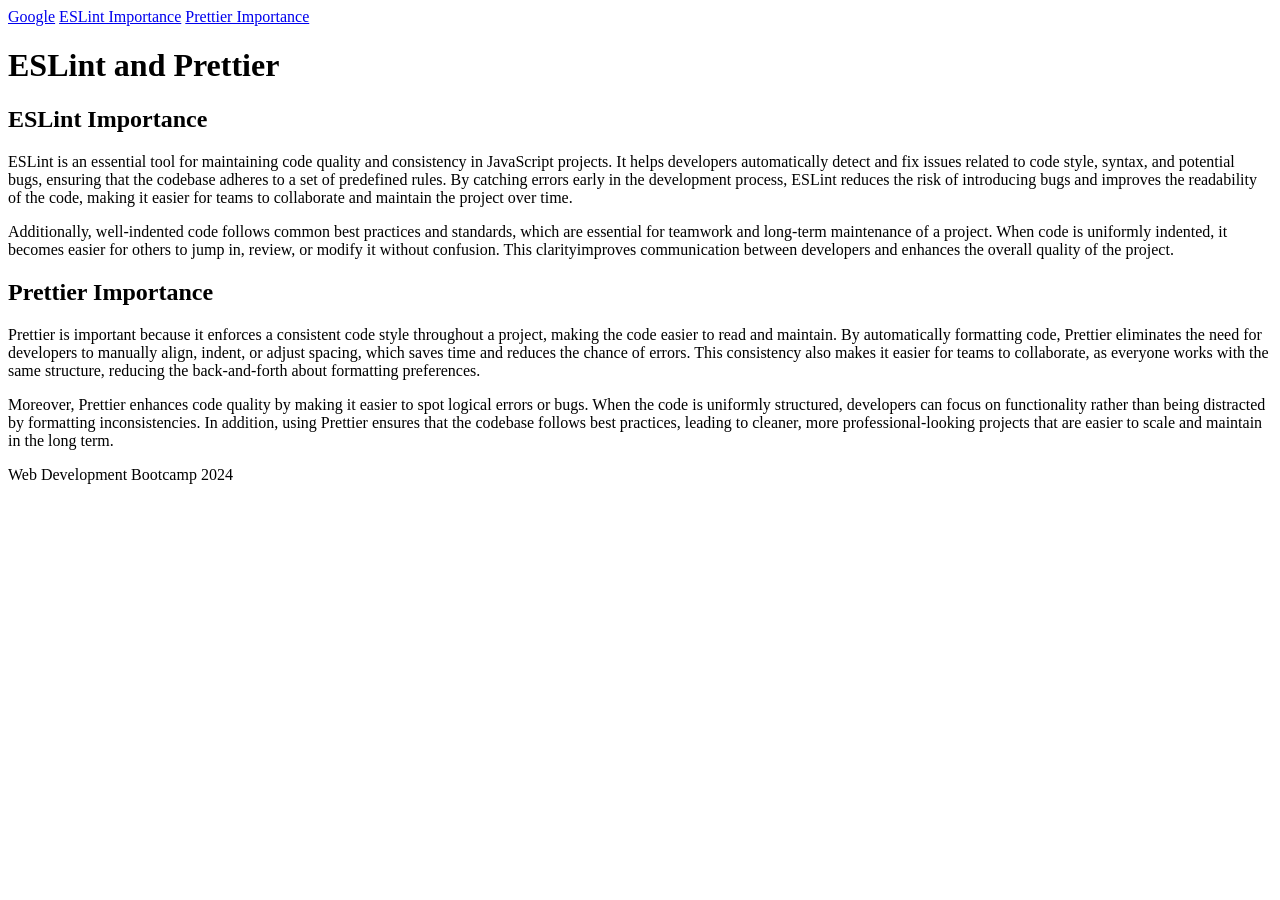
<file: html-and-the-web_find-the-errors/index.html>
<!doctype html>
<html lang="en">
  <head>
    <meta charset="UTF-8" />
    <meta name="viewport" content="width=device-width, initial-scale=1.0" />
    <title>Find the Errors</title>
  </head>
  <body>
    <header>
      <nav>
        <a href="https://www.google.com/" target="_blank">Google</a>
        <a href="#article-eslint">ESLint Importance</a>
        <a href="#article-prettier">Prettier Importance</a>
      </nav>
    </header>
    <main>
      <h1>ESLint and Prettier</h1>
      <article id="article-eslint">
        <h2>ESLint Importance</h2>
        <p>
          ESLint is an essential tool for maintaining code quality and
          consistency in JavaScript projects. It helps developers automatically
          detect and fix issues related to code style, syntax, and potential
          bugs, ensuring that the codebase adheres to a set of predefined rules.
          By catching errors early in the development process, ESLint reduces
          the risk of introducing bugs and improves the readability of the code,
          making it easier for teams to collaborate and maintain the project
          over time.
        </p>
        <p>
          Additionally, well-indented code follows common best practices and
          standards, which are essential for teamwork and long-term maintenance
          of a project. When code is uniformly indented, it becomes easier for
          others to jump in, review, or modify it without confusion. This
          clarityimproves communication between developers and enhances the
          overall quality of the project.
        </p>
      </article>
      <article id="article-prettier">
        <h2>Prettier Importance</h2>
        <p>
          Prettier is important because it enforces a consistent code style
          throughout a project, making the code easier to read and maintain. By
          automatically formatting code, Prettier eliminates the need for
          developers to manually align, indent, or adjust spacing, which saves
          time and reduces the chance of errors. This consistency also makes it
          easier for teams to collaborate, as everyone works with the same
          structure, reducing the back-and-forth about formatting preferences.
        </p>
        <p>
          Moreover, Prettier enhances code quality by making it easier to spot
          logical errors or bugs. When the code is uniformly structured,
          developers can focus on functionality rather than being distracted by
          formatting inconsistencies. In addition, using Prettier ensures that
          the codebase follows best practices, leading to cleaner, more
          professional-looking projects that are easier to scale and maintain in
          the long term.
        </p>
      </article>
    </main>
    <footer>
      <p>Web Development Bootcamp 2024</p>
    </footer>
  </body>
</html>
</file>
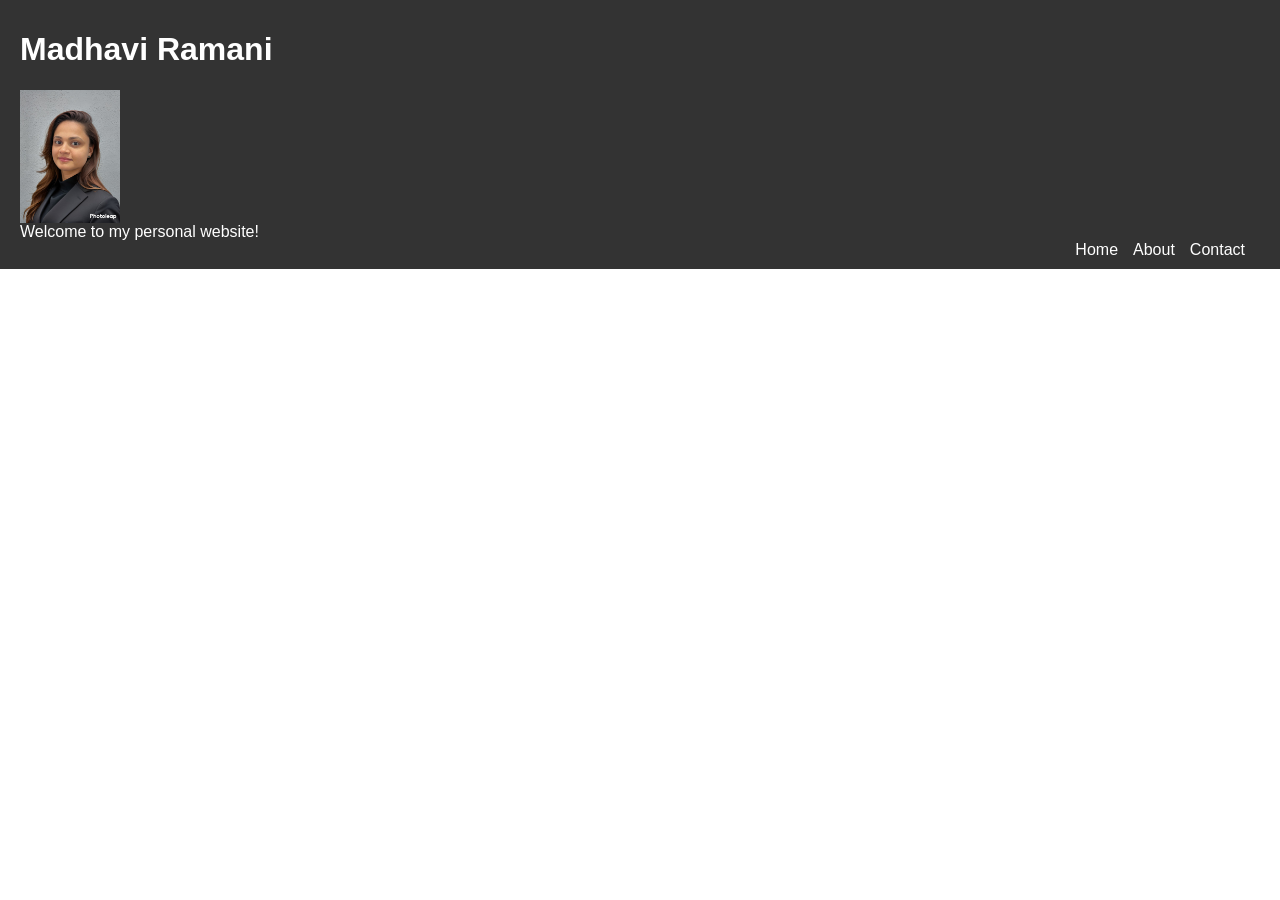
<file: html-and-the-web_personal-website/index.html>
<!DOCTYPE html>
<html lang="en">
<head>
    <meta charset="UTF-8">
    <meta name="viewport" content="width=device-width, initial-scale=1.0">
    <title>My Personal Website</title>
    <style>
        body {
            font-family: Arial, sans-serif;
            margin: 0;
            padding: 0;
        }
        header {
            background-color: #333;
            color: #fff;
            padding: 10px 20px;
        }
        figure {
            margin: 0;
            display: flex;
            align-items: center;
        }
        nav#navbar {
            display: flex;
            justify-content: flex-end;
        }
        nav a {
            color: #fff;
            text-decoration: none;
            margin-right: 15px;
        }
        nav a:hover {
            text-decoration: underline;
        }
    </style>
</head>
<body>
    <header>
        <h1>Madhavi Ramani</h1> 
        <figure>
            <img src="personal_img.jpg" alt="Profile Picture" width="100">
        </figure>
        <figcaption>
                Welcome to my personal website!
        </figcaption>
        <nav id ="navbar"> 
            <a href="index.html">Home</a>
            <a href="about.html">About</a>  
            <a href="contact.html">Contact</a>
        </nav>
    </header>
    
</body>
</html>
</file>
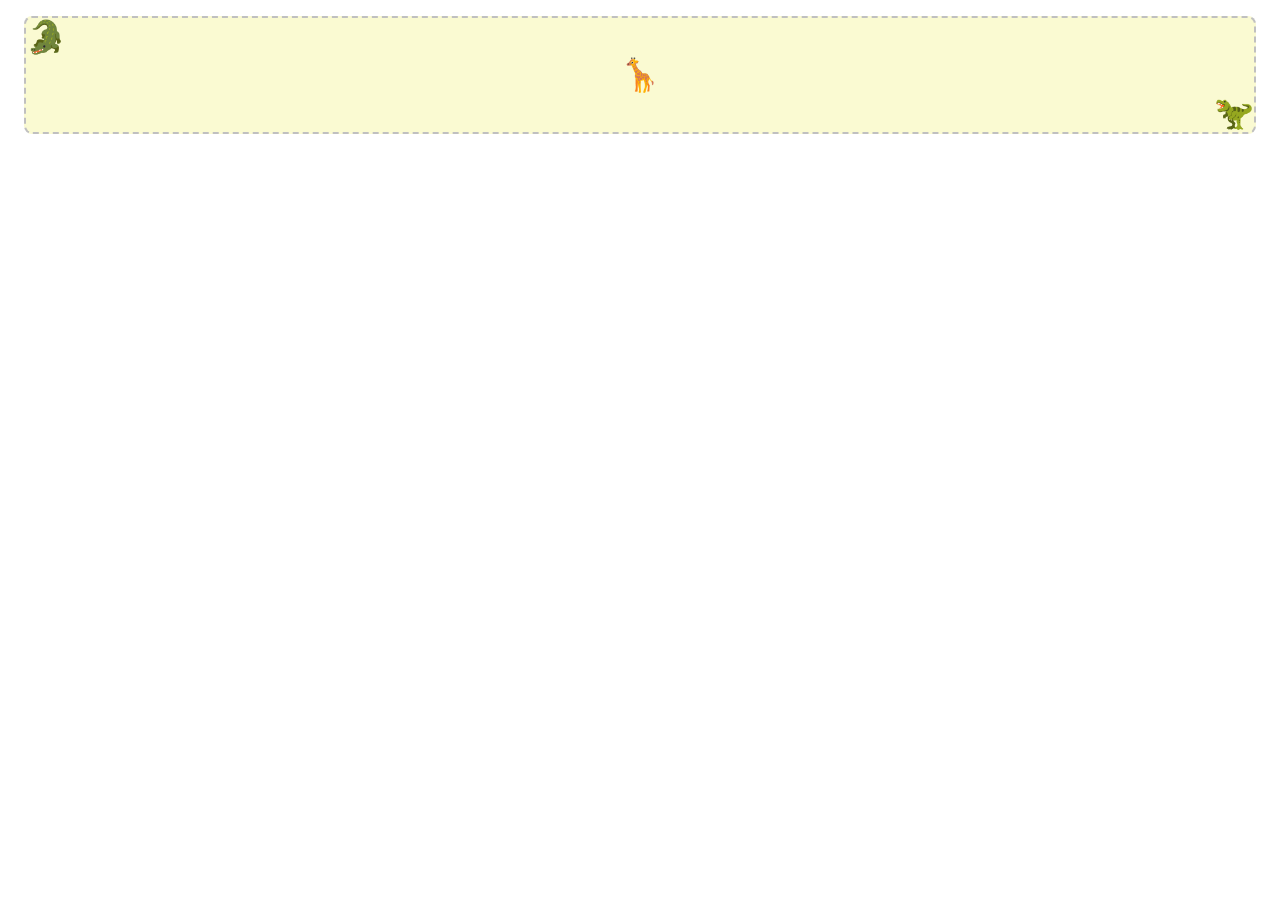
<file: css-basic/css-basics_pseudo-park/index.html>
<!DOCTYPE html>
<html lang="en">
  <head>
    <meta charset="utf-8" />
    <meta
      name="viewport"
      content="width=device-width, initial-scale=1, shrink-to-fit=no"
    />
    <link rel="icon" href="./public/favicon.png" type="image/png" />
    <title>CSS Basics: Pseudo Park</title>
    <link rel="stylesheet" href="./css/styles.css" />
  </head>
  <body>
    <main class="park">
      <div class="animal crocodile">🐊</div>
      <div class="animal giraffe">🦒</div>
      <div class="animal dino">🦖</div>
    </main>
  </body>
</html>
</file>
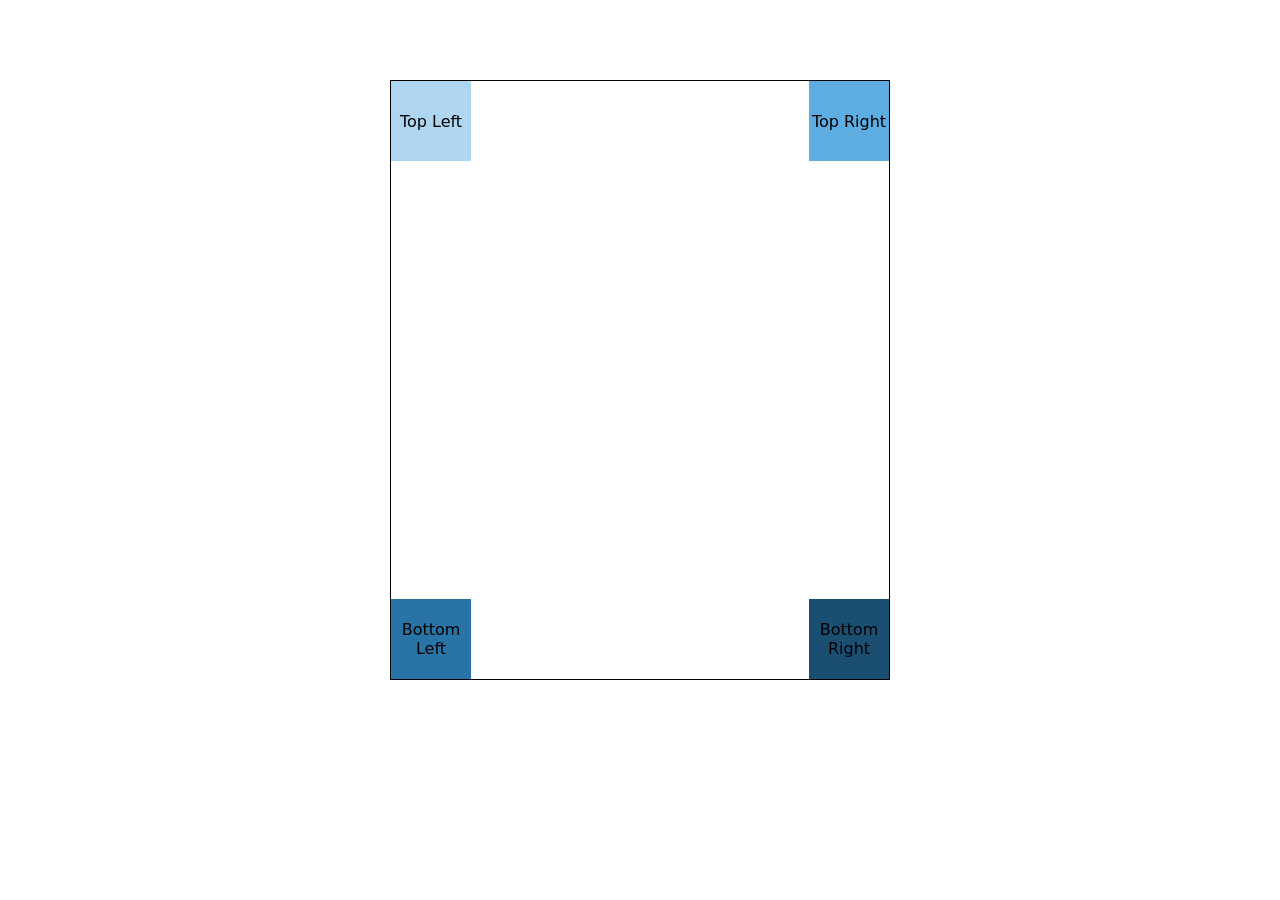
<file: css_positioning/css-positioning_absolute-position/index.html>
<!DOCTYPE html>
<html lang="en">
  <head>
    <meta charset="utf-8" />
    <meta
      name="viewport"
      content="width=device-width, initial-scale=1, shrink-to-fit=no"
    />
    <link rel="icon" href="./public/favicon.png" type="image/png" />
    <title>Absolute Position</title>
    <link rel="stylesheet" href="./css/styles.css" />
  </head>
  <body>
    <!-- You do not need to change the HTML code for this exercise! -->
    <main>
      <div class="box box--top-left">Top Left</div>
      <div class="box box--top-right">Top Right</div>
      <div class="box box--bottom-left">Bottom Left</div>
      <div class="box box--bottom-right">Bottom Right</div>
    </main>
  </body>
</html>
</file>
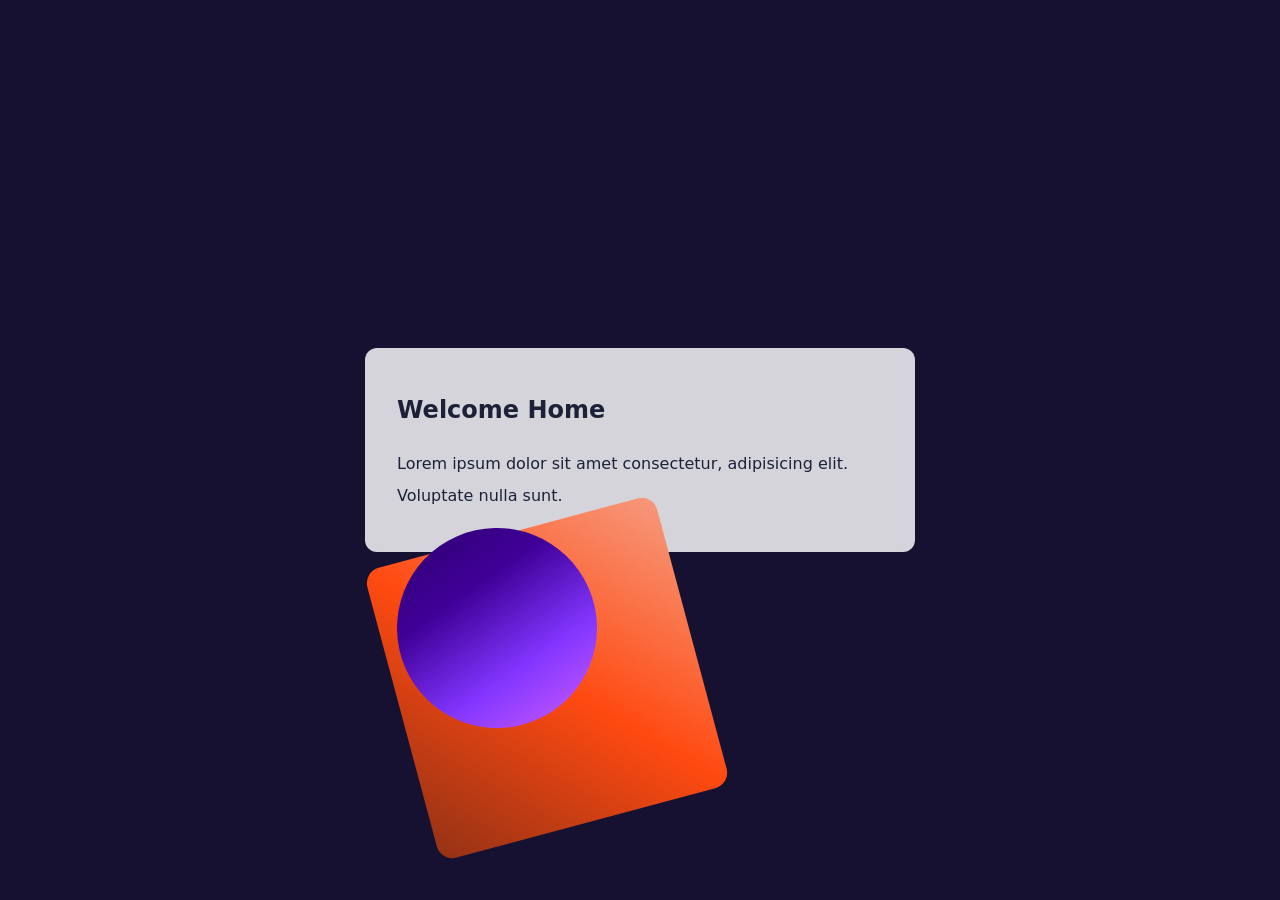
<file: css_positioning/css-positioning_decoration/index.html>
<!DOCTYPE html>
<html lang="en">
  <head>
    <meta charset="utf-8" />
    <meta
      name="viewport"
      content="width=device-width, initial-scale=1, shrink-to-fit=no"
    />
    <link rel="icon" href="./public/favicon.png" type="image/png" />
    <title>Decoration</title>
    <link rel="stylesheet" href="./css/styles.css" />
  </head>
  <body>
    <!-- You do not need to change the HTML code for this exercise! -->
    <main>
      <article class="hero-card">
        <h2>Welcome Home</h2>
        <p>
          Lorem ipsum dolor sit amet consectetur, adipisicing elit. Voluptate
          nulla sunt.
        </p>
        <div class="blob-1"></div>
        <div class="blob-2"></div>
      </article>
    </main>
  </body>
</html>
</file>
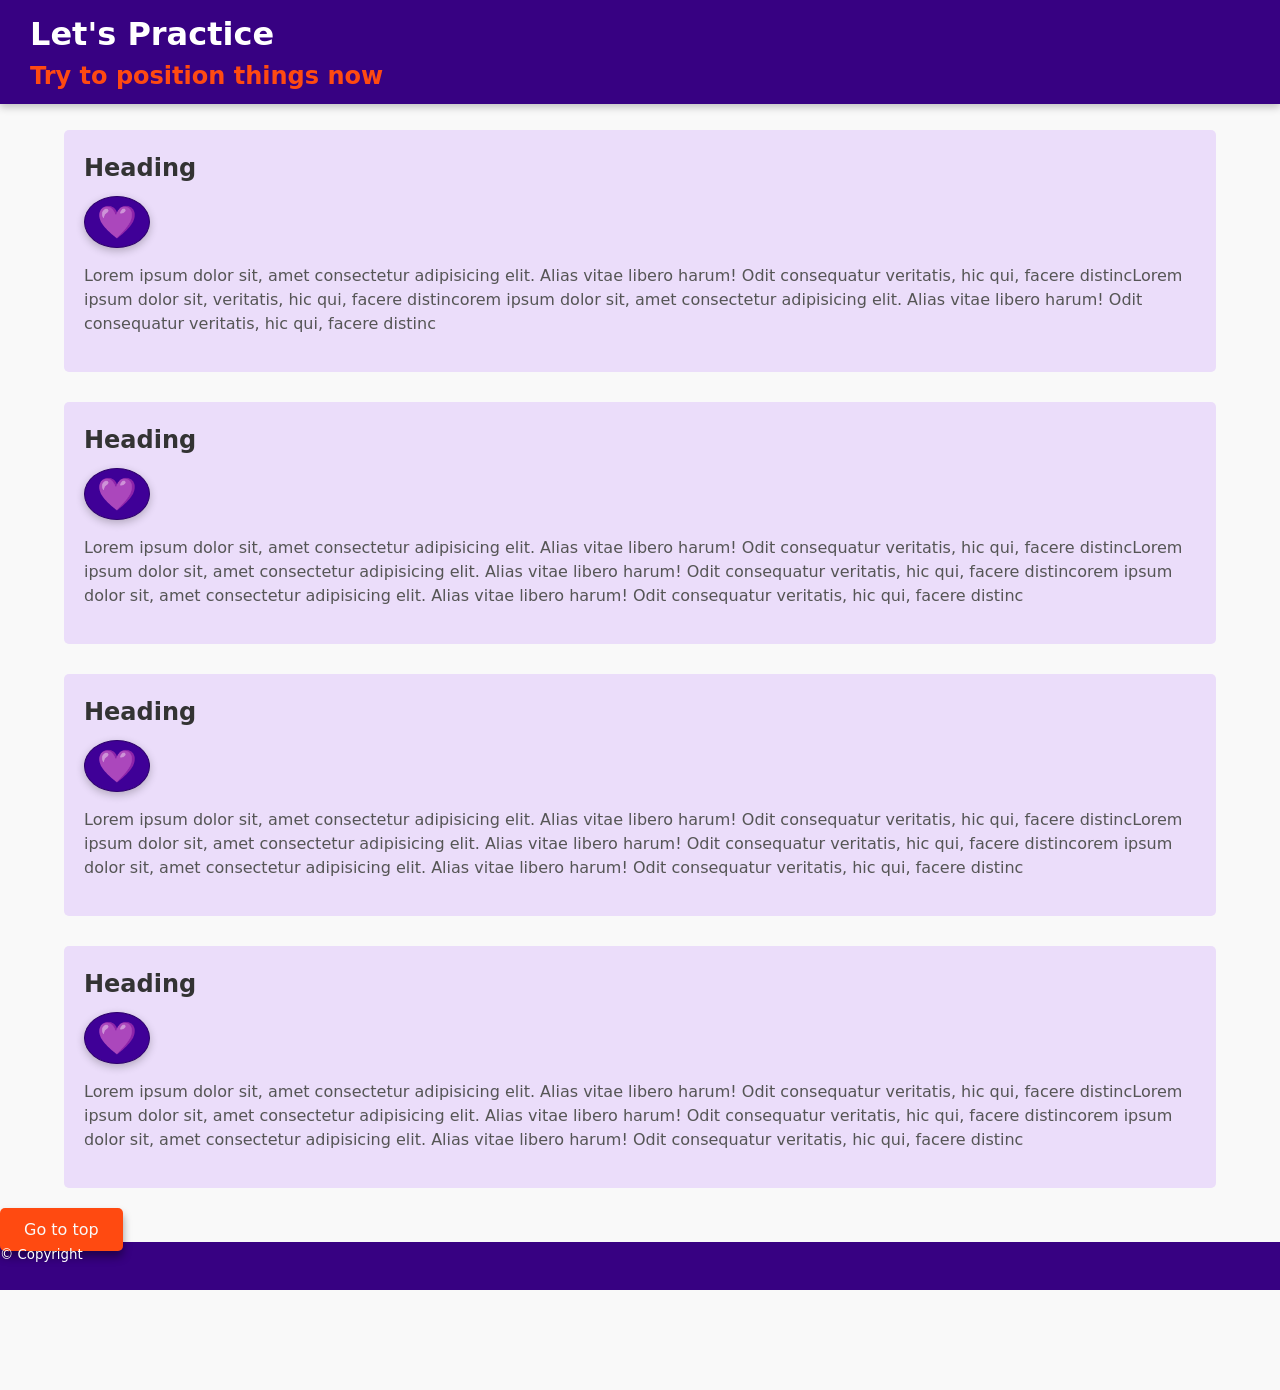
<file: css_positioning/css-positioning_layout-with-position/index.html>
<!DOCTYPE html>
<html lang="en">
  <head>
    <meta charset="utf-8" />
    <meta
      name="viewport"
      content="width=device-width, initial-scale=1, shrink-to-fit=no"
    />
    <link rel="icon" href="./public/favicon.ico" type="image/x-icon" />
    <title>Layout with Position</title>
    <link rel="stylesheet" href="./css/styles.css" />
  </head>
  <body>
    <header class="header">
      <h1 class="header__heading">Let's Practice</h1>
      <h2 class="header__subheading">Try to position things now</h2>
    </header>
    <main>
      <section class="card" id="top">
        <h2 class="card__heading">Heading</h2>
        <button class="card__bookmark">
          <span role="img" aria-label="A heart that indicates a bookmark"
            >💜</span
          >
        </button>
        <p class="card__text">
          Lorem ipsum dolor sit, amet consectetur adipisicing elit. Alias vitae
          libero harum! Odit consequatur veritatis, hic qui, facere distincLorem
          ipsum dolor sit, veritatis, hic qui, facere distincorem ipsum dolor
          sit, amet consectetur adipisicing elit. Alias vitae libero harum! Odit
          consequatur veritatis, hic qui, facere distinc
        </p>
      </section>
      <section class="card">
        <h2 class="card__heading">Heading</h2>
        <button class="card__bookmark">
          <span role="img" aria-label="A heart that indicates a bookmark"
            >💜</span
          >
        </button>
        <p class="card__text">
          Lorem ipsum dolor sit, amet consectetur adipisicing elit. Alias vitae
          libero harum! Odit consequatur veritatis, hic qui, facere distincLorem
          ipsum dolor sit, amet consectetur adipisicing elit. Alias vitae libero
          harum! Odit consequatur veritatis, hic qui, facere distincorem ipsum
          dolor sit, amet consectetur adipisicing elit. Alias vitae libero
          harum! Odit consequatur veritatis, hic qui, facere distinc
        </p>
      </section>
      <section class="card">
        <h2 class="card__heading">Heading</h2>
        <button class="card__bookmark">
          <span role="img" aria-label="A heart that indicates a bookmark"
            >💜</span
          >
        </button>
        <p class="card__text">
          Lorem ipsum dolor sit, amet consectetur adipisicing elit. Alias vitae
          libero harum! Odit consequatur veritatis, hic qui, facere distincLorem
          ipsum dolor sit, amet consectetur adipisicing elit. Alias vitae libero
          harum! Odit consequatur veritatis, hic qui, facere distincorem ipsum
          dolor sit, amet consectetur adipisicing elit. Alias vitae libero
          harum! Odit consequatur veritatis, hic qui, facere distinc
        </p>
      </section>
      <section class="card">
        <h2 class="card__heading">Heading</h2>
        <button class="card__bookmark">
          <span role="img" aria-label="A heart that indicates a bookmark"
            >💜</span
          >
        </button>
        <p class="card__text">
          Lorem ipsum dolor sit, amet consectetur adipisicing elit. Alias vitae
          libero harum! Odit consequatur veritatis, hic qui, facere distincLorem
          ipsum dolor sit, amet consectetur adipisicing elit. Alias vitae libero
          harum! Odit consequatur veritatis, hic qui, facere distincorem ipsum
          dolor sit, amet consectetur adipisicing elit. Alias vitae libero
          harum! Odit consequatur veritatis, hic qui, facere distinc
        </p>
      </section>
      <a href="#top" class="goto-top">Go to top</a>
    </main>

    <footer class="footer">
      <small class="footer__text">© Copyright</small>
    </footer>
  </body>
</html>
</file>
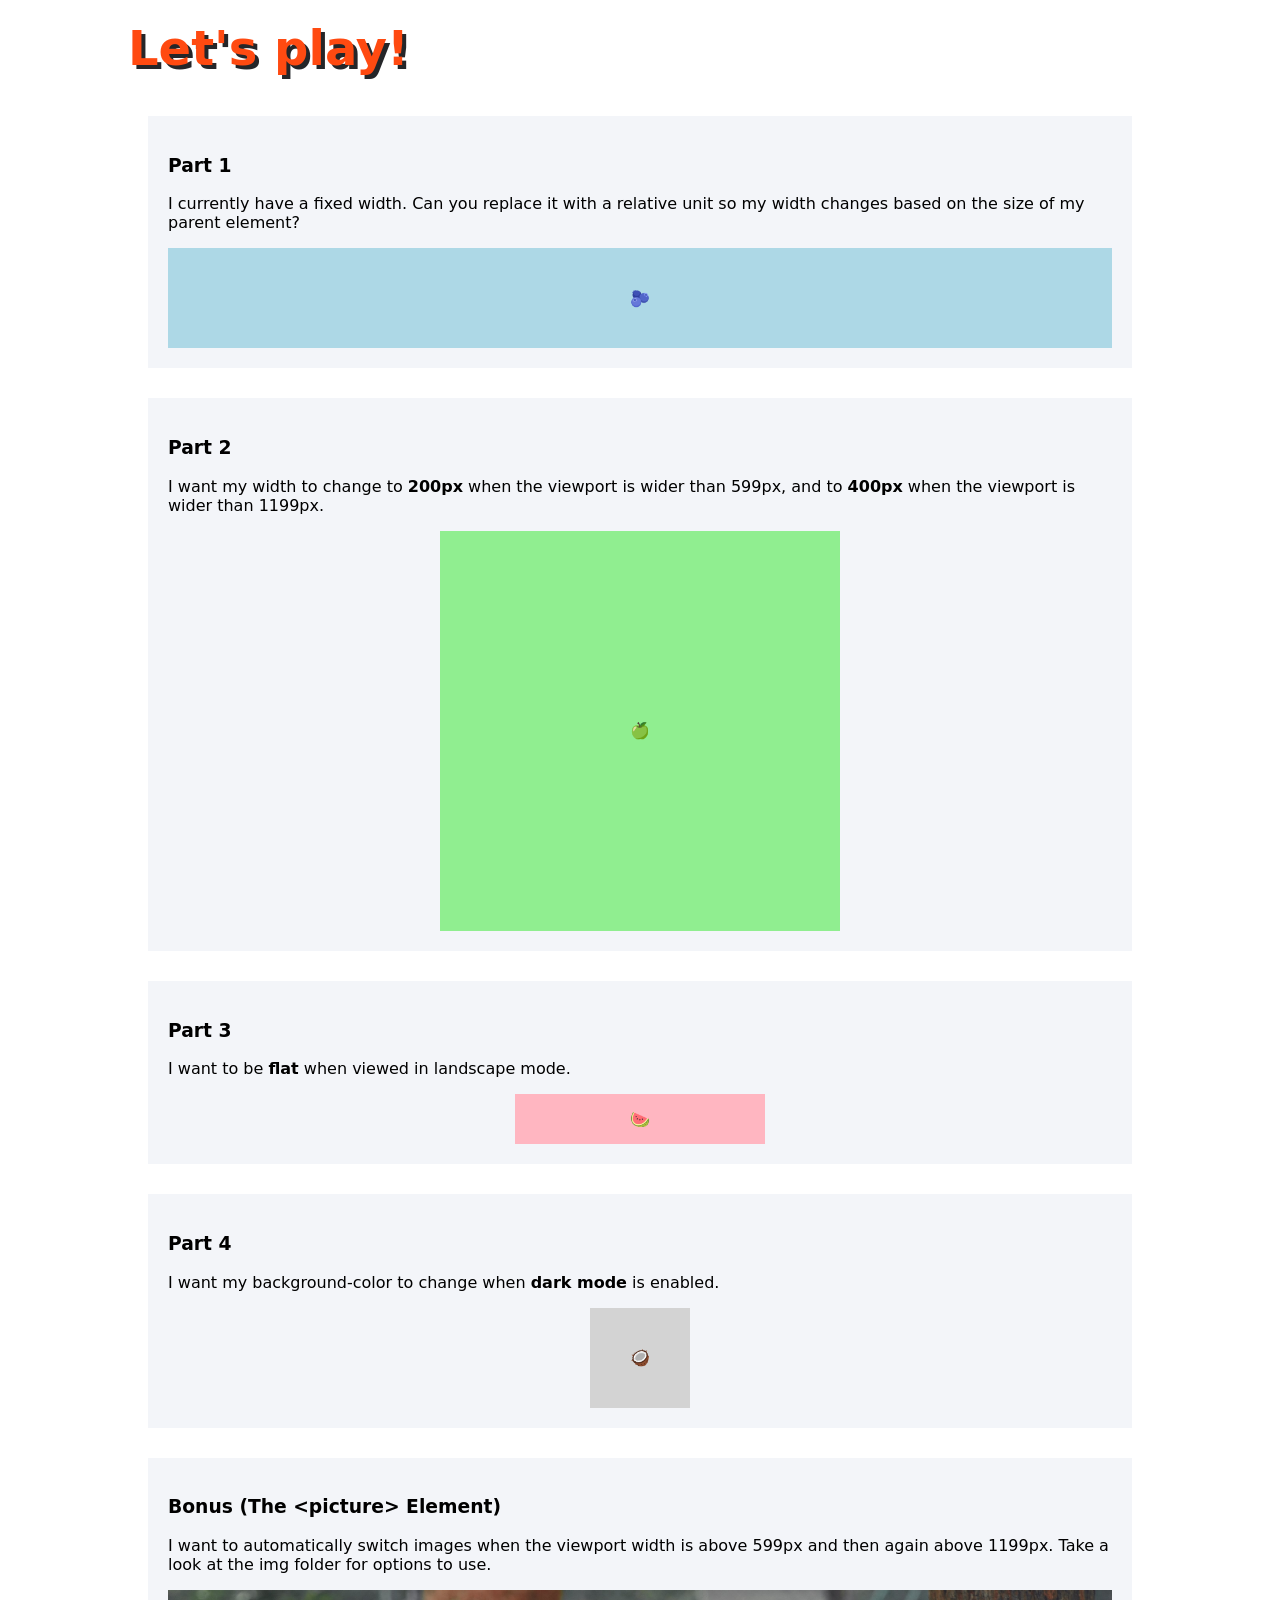
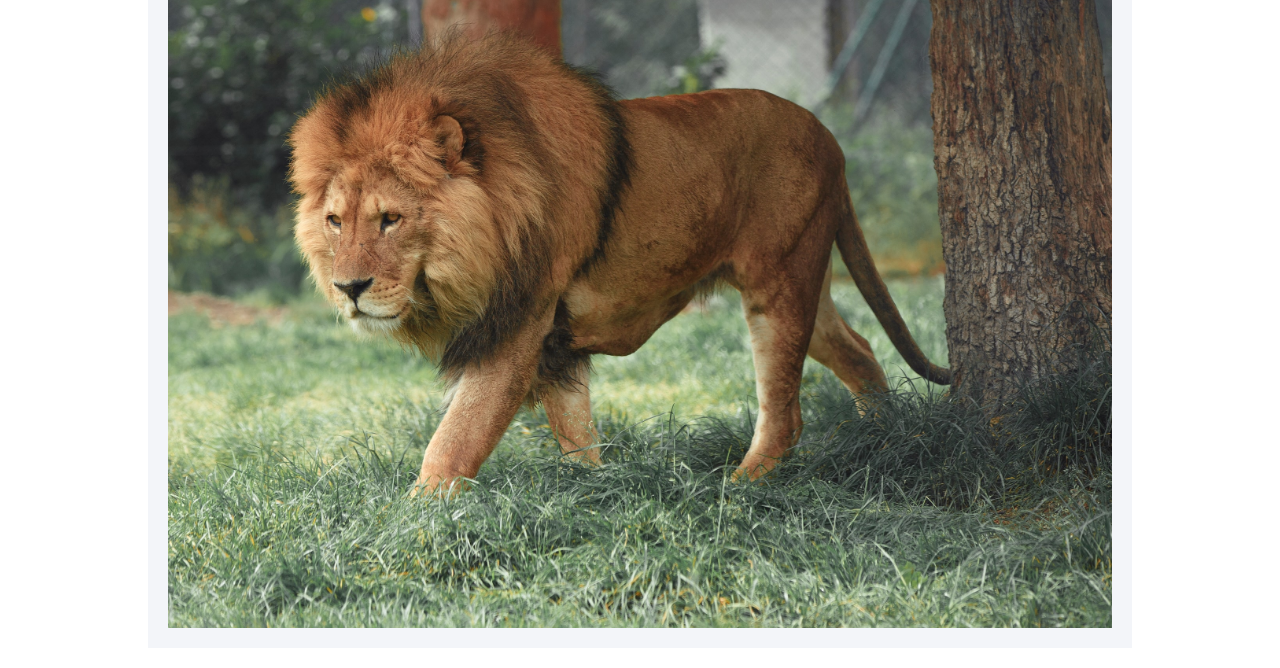
<file: css_Responsive-website/css-responsive_playground/index.html>
<!DOCTYPE html>
<html lang="en">
  <head>
    <meta charset="utf-8" />
    <meta
      name="viewport"
      content="width=device-width, initial-scale=1, shrink-to-fit=no"
    />
    <link rel="icon" href="./public/favicon.png" type="image/png" />
    <title>Playground</title>
    <link rel="stylesheet" href="./css/styles.css" />
  </head>
  <body>
    <main>
      <h1>Let's play!</h1>
      <section class="playground">
        <section class="section">
          <h3>Part 1</h3>
          <p>
            I currently have a fixed width. Can you replace it with a relative
            unit so my width changes based on the size of my parent element?
          </p>
          <div class="box box--one">🫐</div>
        </section>
        <section class="section">
          <h3>Part 2</h3>
          <p>
            I want my width to change to <strong>200px</strong> when the
            viewport is wider than 599px, and to <strong>400px</strong> when the
            viewport is wider than 1199px.
          </p>
          <div class="box box--two">🍏</div>
        </section>
        <section class="section">
          <h3>Part 3</h3>
          <p>
            I want to be <strong>flat</strong> when viewed in landscape mode.
          </p>
          <div class="box box--three">🍉</div>
        </section>
        <section class="section">
          <h3>Part 4</h3>
          <p>
            I want my background-color to change when
            <strong>dark mode</strong> is enabled.
          </p>
          <div class="box box--four">🥥</div>
        </section>

        <section class="section">
          <h3>Bonus (The &lt;picture&gt; Element)</h3>
          <p>
            I want to automatically switch images when the viewport width is
            above 599px and then again above 1199px. Take a look at the img
            folder for options to use.
          </p>
          <div class="box box--five">
            <!-- You might want to use the <picture> element here. -->
            <picture>
              <img class="img1" src="./img/cat_large.jpg" alt="A loin" />
              <img class="img2" src="./img/cat_medium.jpg" alt="A whitecat" />
              <img class="img3" src="./img/cat_small.jpg" alt="A cat" />
            </picture>
          </div>
        </section>
      </section>
    </main>
  </body>
</html>
</file>
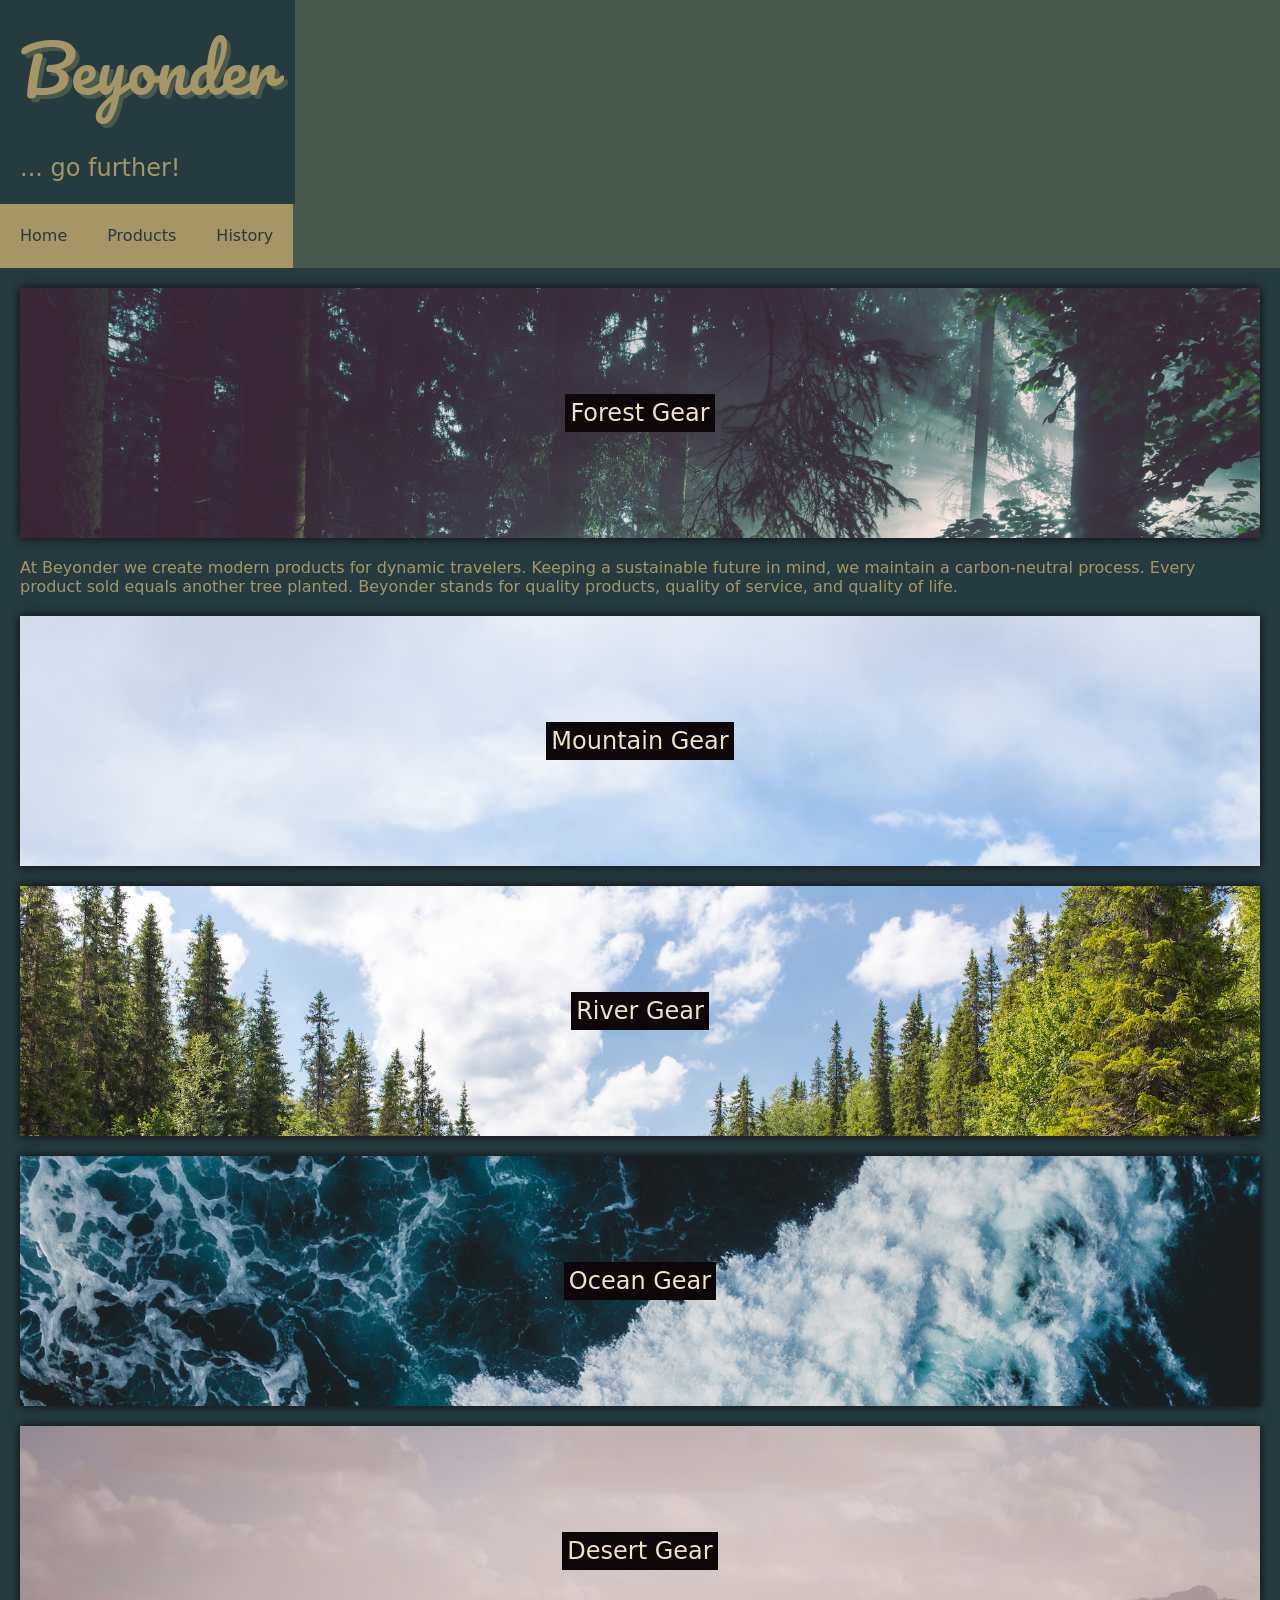
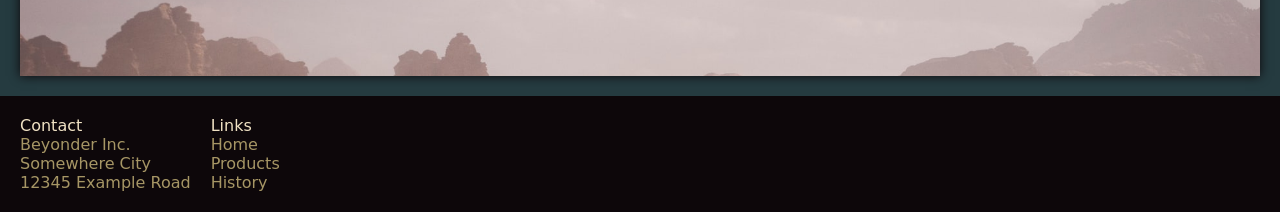
<file: css_Responsive-website/css-responsive_responsive-website/index.html>
<!DOCTYPE html>
<html lang="en">
  <head>
    <meta charset="utf-8" />
    <meta
      name="viewport"
      content="width=device-width, initial-scale=1, shrink-to-fit=no"
    />
    <link rel="icon" href="./public/favicon.ico" type="image/x-icon" />
    <title>Responsive Website</title>
    <link rel="stylesheet" href="./css/styles.css" />
  </head>
  <body>
    <header class="main-header">
      <p class="header-brand">Beyonder</p>
      <p class="header-text">... go further!</p>
    </header>
    <nav class="navbar">
      <a class="navbar-link" href="#">Home</a>
      <a class="navbar-link" href="#">Products</a>
      <a class="navbar-link" href="#">History</a>
    </nav>
    <main class="main-content">
      <section class="card-section">
        <article class="product-card --forest">
          <a class="card-title" href="#">Forest Gear</a>
        </article>
        <p class="intro-text">
          At Beyonder we create modern products for dynamic travelers. Keeping a
          sustainable future in mind, we maintain a carbon-neutral process.
          Every product sold equals another tree planted. Beyonder stands for
          quality products, quality of service, and quality of life.
        </p>
        <article class="product-card --mountain">
          <a class="card-title" href="#">Mountain Gear</a>
        </article>
        <article class="product-card --river">
          <a class="card-title" href="#">River Gear</a>
        </article>
        <article class="product-card --ocean">
          <a class="card-title" href="#">Ocean Gear</a>
        </article>
        <article class="product-card --desert">
          <a class="card-title" href="#">Desert Gear</a>
        </article>
      </section>
    </main>
    <footer class="main-footer">
      <div class="contact-details">
        <p>Contact</p>
        <p>Beyonder Inc.</p>
        <p>Somewhere City</p>
        <p>12345 Example Road</p>
      </div>
      <nav class="footer-nav">
        <p>Links</p>
        <a class="footer-link" href="#">Home</a>
        <a class="footer-link" href="#">Products</a>
        <a class="footer-link" href="#">History</a>
      </nav>
    </footer>
  </body>
</html>
</file>
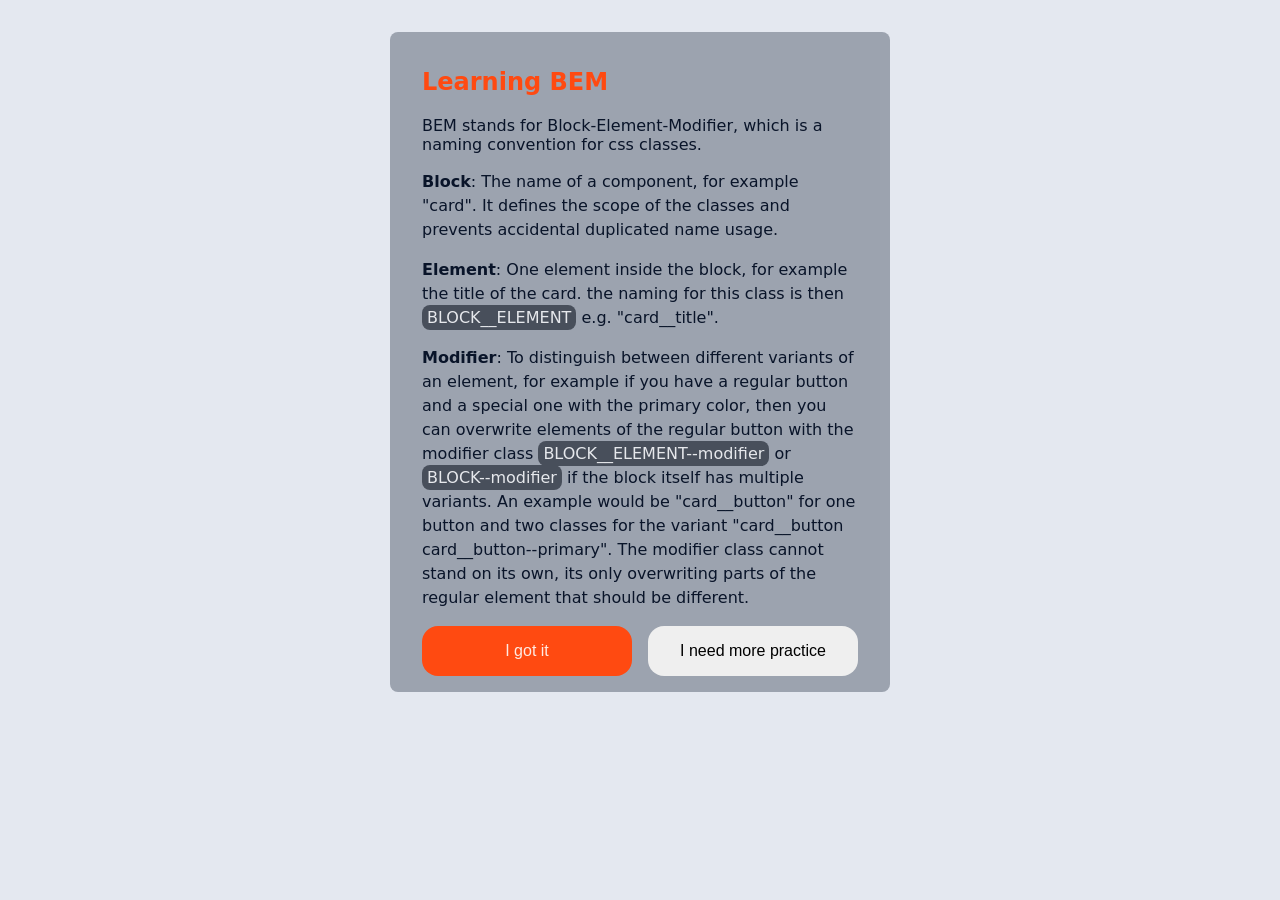
<file: css_structure/css-structure_bem/index.html>
<!DOCTYPE html>
<html lang="en">
  <head>
    <meta charset="utf-8" />
    <meta
      name="viewport"
      content="width=device-width, initial-scale=1, shrink-to-fit=no"
    />
    <link rel="icon" href="./public/favicon.png" type="image/png" />
    <title>CSS Structure: BEM</title>
    <link rel="stylesheet" href="./css/styles.css" />
  </head>
  <body>
    <article class="info-card ">
      <h2 >Learning BEM</h2>
      <p>
        BEM stands for Block-Element-Modifier, which is a naming convention for
        css classes.
      </p>
      <ul>
        <li>
          <span class="list-title">Block</span>: The name of a component, for
          example "card". It defines the scope of the classes and prevents
          accidental duplicated name usage.
        </li>
        <li>
          <span class="list-title">Element</span>: One element inside the block,
          for example the title of the card. the naming for this class is then
          <span class="text-highlighted">BLOCK__ELEMENT</span> e.g.
          "card__title".
        </li>
        <li>
          <span class="list-title">Modifier</span>: To distinguish between
          different variants of an element, for example if you have a regular
          button and a special one with the primary color, then you can
          overwrite elements of the regular button with the modifier class
          <span class="text-highlighted">BLOCK__ELEMENT--modifier</span> or
          <span class="text-highlighted">BLOCK--modifier</span> if the block
          itself has multiple variants. An example would be "card__button" for
          one button and two classes for the variant "card__button
          card__button--primary". The modifier class cannot stand on its own,
          its only overwriting parts of the regular element that should be
          different.
        </li>
      </ul>
      <div class="buttons">
        <button class="primary">I got it</button>
        <button>I need more practice</button>
      </div>
    </article>
  </body>
</html>
</file>
<file: css-basic/css-basics_pseudo-park/css/styles.css>
/*
  None of these styles are being applied to the HTML.
  Can you fix that?

  Once the styles are applied,
  the park should appear as a pale yellow box with a dashed border.
*/

*,
*::before,
*::after {
  box-sizing: border-box;
}

.park {
  margin: 16px;
  border: 2px dashed silver;
  overflow: hidden;
  border-radius: 8px;
  background-color: lightgoldenrodyellow;
}

.animal {
  font-size: 32px;
}
.animal.giraffe {
  text-align: center;
  
}
.animal.dino {
  text-align: right;
}
.animal.crocodile:hover {
  background-color: lightblue;
}
.animal.giraffe:hover {
  background-color: lightgreen;
}
.animal.dino:hover {
  background-color: lightsalmon;
} 

  /*
    The animals are very small.
    The size of the emojis is controlled via the font size.
    Set the font size to 32px.
  */


/*
  The giraffe is afraid of the crocodile and the dino.
   - Center the giraffe in the park.
   - Align the dino to the right.

  💡 Select the animals by their class names and use the text-align property.
*/

/* 
  The animals want some color! 🎨
  When the mouse hovers over an animal, change the background color.
   - The crocodile wants to be lightblue.
   - The giraffe likes lightgreen.
   - The dino is a huge fan of lightsalmon.

  💡 You'll need to use a pseudo-class selector for each animal.
*/
</file>
<file: css_positioning/css-positioning_absolute-position/css/styles.css>
*,
*::before,
*::after {
  box-sizing: border-box;
}

body {
  margin: 0;
  font-family: system-ui;
}

main {
  width: 500px;
  height: 600px;
  border: 1px solid black;
  margin: 5em auto;
  position: relative;
}

.box {
  display: flex;
  align-items: center;
  justify-content: center;
  height: 80px;
  width: 80px;
  text-align: center;
}

/**
 * Look at the selectors defined below.
 * Position each element so that its placement matches the name of the selector.
 * Adjust the rule sets for each selector to achieve the correct positioning.
 *
 * @example
 * .box--top-left -> This element should be placed in the top-left corner.
 */

.box--top-left {
  background-color: #aed6f1;
  position: absolute;
  top: 0;
  left: 0;
}

.box--top-right {
  background-color: #5dade2;
  position: absolute;
  top: 0;
  right: 0;
}

.box--bottom-left {
  background-color: #2874a6;
  position: absolute;
  bottom: 0;
  left: 0;
}

.box--bottom-right {
  background-color: #1b4f72;
  position: absolute;
  bottom: 0;
  right: 0;
}
</file>
<file: css_positioning/css-positioning_decoration/css/styles.css>
*,
*::before,
*::after {
  box-sizing: border-box;
}

body {
  margin: 0;
  font-family: system-ui;
  min-height: 100dvh;
  background-color: rgb(23, 17, 49);
  align-content: center;
}

h2 {
  line-height: 1.5;
}

p {
  line-height: 2;
}

/* Decoration
Place the blob elements behind the hero card so that parts
of them are visible and parts are covered by the card.

Hint: The z-index can also be negative!
*/

.hero-card {
  max-width: 550px;
  margin-inline: auto;
  background-color: rgb(213, 212, 218);
  color: rgb(28, 33, 56);
  padding: 24px 32px;
  border-radius: 12px;
  position: relative;
  z-index: 1;
}

.blob-1 {
  width: 300px;
  height: 300px;
  background: linear-gradient(to bottom left, #f6997d, #ff4a11, #943215);
  border-radius: 16px;
  rotate: -15deg;
  position: absolute;
  z-index: -1;
}

.blob-2 {
  width: 200px;
  height: 200px;
  background: linear-gradient(
    to bottom left,
    #2e016d,
    #3f0097,
    #8336ff,
    #d15eff
  );
  border-radius: 999px;
  rotate: 280deg;
  position: absolute;
  z-index: -1;
}
</file>
<file: css_positioning/css-positioning_layout-with-position/css/styles.css>
*,
*::before,
*::after {
  box-sizing: border-box;
}

body {
  font-family: system-ui;
  line-height: 1.5;
  color: #252629;
  background-color: #f9f9f9;
  margin: 0;
  padding: 100px 0;
}

/**
 *
 * Place the header at the top of the viewport and make sure, that it remains there when the
 * document is scrolled.
 */
.header {
  background: #370182;
  color: #ffffff;
  box-shadow: rgba(0, 0, 0, 0.24) 0 3px 8px;
  padding: 10px 30px;
  position: fixed;
  top: 0;
  left: 0;
  right: 0;
}

.header__subheading {
  color: #ff4a11;
  margin: 0;
}

.header__heading {
  margin: 0;
}

/**
 *
 * Place the footer at the bottom of the viewport and make sure, that it remains there when the
 * document is scrolled.
 */
.footer {
  height: 48px;
  color: #ffffff;
  background: #370182;
}

/**
 *
 * Define the card as the reference frame for its descendant elements that require absolute positioning.
 */
.card {
  max-width: 90%;
  margin: 30px auto;
  padding: 20px;
  color: #555;
  background-color: #ebddfa;
  scroll-margin-top: 150px;
  border-radius: 5px;
}

.card__heading {
  color: #333;
  margin: 0 0 10px 0;
}

/**
 * Place the bookmark in the top-right corner of each card.
 */
.card__bookmark {
  border: 1px solid #2e016d;
  background-color: #3f0097;
  font-size: 2em;
  padding: 6px 12px;
  border-radius: 50%;
  box-shadow: rgba(0, 0, 0, 0.24) 0 3px 8px;
}

/**
 * Position the go-to-top button so that it covers all other elements, ensuring it is always visible
 * and remains fixed in place when the document is scrolled.
 */
.goto-top {
  text-decoration: none;
  color: #f9f9f9;
  padding: 12px 24px;
  border-radius: 5px;
  background-color: #ff4a11;
  box-shadow: 0 6px 8px rgba(0, 0, 0, 0.4);
}
</file>
<file: css_Responsive-website/css-responsive_playground/css/styles.css>
/* ==[ PLAYGROUND Challenge! ]== */

/* This challenge includes several smaller challenges and allows you to
play around with the concepts you've learned. Read the instructions 
carefully. */

:root {
  /* Color Variables */

  --color-nemo: #ff4a11;
  --color-granite: #252629;
  --color-water-10: #f3f5f9;
  --color-foam: #ffffff;
}

*,
*::before,
*::after {
  box-sizing: border-box;
}

body {
  margin: 0;
  font-family: system-ui;

  background-color: var(--color-foam);
}

h1 {
  font-size: 3rem;
  width: 80%;
  margin: 20px auto;
  color: var(--color-nemo);
  text-shadow: 4px 4px var(--color-granite);
}

.playground {
  display: flex;
  flex-direction: column;
  align-items: center;
  margin: auto;
  padding: 20px;
  gap: 30px;

  width: 80%;
  min-height: 100vh;
}

.section {
  width: 100%;
  background-color: var(--color-water-10);
  padding: 20px;
}

.box {
  display: flex;
  justify-content: center;
  align-items: center;
  margin: auto;
}

.box--one {
  background-color: lightblue;
  width: vw;
  height: 100px;
}

.box--two {
  background-color: lightgreen;

  width: 100px;
  height: 100px;
}
@media (min-width: 599px) {
  .box--two {
    width: 200px;
    height: 200px;
  }
}
@media (min-width: 1199px) {
  .box--two {
    width: 400px;
    height: 400px;
  }
}



.box--three {
  background-color: lightpink;

  width: 50px;
  height: 250px;
}
@media(orientation: landscape) {
  .box--three {
    width: 250px;
    height: 50px;
  }
}

.box--four {
  background-color: lightgray;

  width: 100px;
  height: 100px;
}
@media (prefers-color-scheme: dark) {
  .box--four {
    background-color: lightgray;
  }
}

.box--five {
  width: 100%;
}

.box--five img{
  width: 100%;
}
.img1, .img2 {
  display: none;
}

@media (min-width: 599px) {
  .box--five .img2 {
    display: block;
  }
  .box--five .img3 {
    display: none;
  }
}
@media (min-width: 1199px) {
  .box--five .img1 {
    display: block;
  }
  .box--five .img2 {
    display: none;
  }
}
</file>
<file: css_Responsive-website/css-responsive_responsive-website/css/styles.css>
/* ==[ ATTENTION! ]== */

/* We have made use of native CSS variables and calculations here to demonstrate their functionality and usefulness. 
You don't need to adjust these to complete the challenge. Feel free to take a look, then scroll down to the start 
of the introduction. */

@import "fonts.css";

:root {
  /* Color Variables */

  --inky-black: #0d070a;
  --forest-green: #48594d;
  --navy-blue: #253b40;
  --dark-beige: #a69665;
  --rust-orange: #bf754b;
  --eggshell-white: #f0e2c4;

  /* Unit Variables*/

  --gap: 20px;

  --header-brand: 4rem;
  --header-brand-line-height: 7rem;

  --header-text: 1.5rem;
  --header-text-line-height: 2rem;

  --regular-text: 1rem;
  --regular-line-height: 1.5rem;

  /* Calculations */

  /* Calculating the header height */
  --header-height: calc(
    var(--header-brand-line-height) + var(--header-text-line-height) +
      (3 * var(--gap))
  );

  /* Calculating the nav height */
  --nav-height: calc(var(--regular-line-height) + (2 * var(--gap)));

  /* Calculating the exact margin required to position the main content
    directly below the header and nav*/
  --main-content-margin-top: calc(var(--header-height) + var(--nav-height));
}

/* ==[ INTRODUCTION ]== */

/* In short: Look at the selectors, then scroll down to the bottom of the file to add your media queries. */

/* Hint 1: Investigate! Take a good, long look at the preview screens to identify 
which elements need adjustments and at what screen sizes. 
Changing your viewport size or using the developer tools is often helpful.
Your solution doesn't need to be pixel-perfect. If it looks close enough, it's fine. 
Your main objective is to understand the concept of media queries.
Once you feel ready to write your media queries, scroll down to find prompts where you can write your code.*/

/* Hint 2: You do NOT need to change the HTML to complete this challenge. */

/* Hint 3: Sometimes small changes lead to BIG results. */

/* Hint 4: You may need a specific selector to change just one element. 
If you're unsure, refer to your CSS Basics handout. */

/* Hint 5: CSS Grid might come in handy for certain layouts. Refer to your CSS Flexbox handout for more details! */

*,
*::before,
*::after {
  box-sizing: border-box;
  padding: 0;
  margin: 0;
}

body {
  font-family: system-ui;
  background-color: var(--forest-green);
}

/* Header & Navigation */

.main-header {
  position: fixed;
  top: 0;
  width: 100%;
  background-color: var(--navy-blue);
}

.header-brand {
  padding: var(--gap);
  color: var(--dark-beige);
  font-family: "Pacifico";
  font-size: var(--header-brand);
  line-height: var(--header-brand-line-height);
  text-shadow: 4px 4px var(--forest-green);
}

.header-text {
  padding: 0 0 var(--gap) var(--gap);
  color: var(--dark-beige);
  font-size: var(--header-text);
  line-height: var(--header-text-line-height);
}

.navbar {
  display: flex;
  justify-content: space-around;
  position: fixed;
  top: var(--header-height);
  width: 100%;
  background-color: var(--dark-beige);
}

.navbar-link {
  padding: var(--gap);
  color: var(--navy-blue);
  width: 100%;
  text-decoration: none;
  text-align: center;
  font-size: var(--regular-text);
  line-height: var(--regular-line-height);
}

.navbar-link:hover {
  color: var(--inky-black);
  background-color: var(--eggshell-white);
}

/* Page Content */
/* Note: Understanding the purpose of main-content and card-section is essential for completing this challenge. */

.main-content {
  margin-top: var(--main-content-margin-top);
  padding: var(--gap) 0 var(--gap) 0;
  background: var(--navy-blue);
}

.intro-text {
  color: var(--dark-beige);
  font-size: var(--regular-text);
  line-height: var(--regular-text-line-height);
  width: 70%;
}

.card-section {
  width: 100%;
  display: flex;
  align-items: center;
  gap: var(--gap);
  flex-direction: column;
}

/* Product Card + Backgrounds */

.product-card {
  display: flex;
  justify-content: center;
  align-items: center;
  width: 70%;
  height: 250px;
  font-size: 1.5rem;
  box-shadow: 0px 0px 10px 0px var(--inky-black);
}

.--forest {
  background-image: url("../img/forest.jpg");
  background-size: cover;
}

.--mountain {
  background-image: url("../img/mountain.jpg");
  background-size: cover;
}

.--river {
  background-image: url("../img/river.jpg");
  background-size: cover;
}

.--ocean {
  background-image: url("../img/ocean.jpg");
  background-size: cover;
}

.--desert {
  background-image: url("../img/desert.jpg");
  background-size: cover;
}

.card-title {
  padding: calc(var(--gap) / 4);
  text-decoration: none;
  color: var(--eggshell-white);
  background-color: var(--inky-black);
}

.card-title:hover {
  color: var(--inky-black);
  background-color: var(--eggshell-white);
}

/* Footer */

.main-footer {
  display: flex;
  gap: var(--gap);
  background: var(--inky-black);
  padding: var(--gap);
}

.footer-nav {
  display: flex;
  flex-direction: column;
}

.footer-link {
  text-decoration: none;
  color: var(--dark-beige);
}

.footer-nav p:first-child {
  color: var(--eggshell-white);
}

.contact-details {
  display: flex;
  flex-direction: column;
  color: var(--dark-beige);
}

.contact-details p:first-child {
  color: var(--eggshell-white);
}

/* ==[ MEDIA QUERIES & BREAKPOINTS ]== */

/* Now it's your turn! Use media queries to partially overwrite our
CSS based on conditions such as viewport width, etc. */

/* Media Query Tablet */
/* --- */
@media (min-width: 768px) {
  .card-section {
    display: grid;
    grid-template: 1fr 1fr;
    padding: 0 20px;
    align-items: start;
    gap: var(--gap) calc(var(--gap) * 2);
  }
  .product-card,
  .intro-text {
    width: 100%;
  }
}
/* --- */

/* Media Query Desktop */
/* --- */
@media (min-width: 1200px) {
  .body,
  .main-header,
  .navbar {
    width: 1200px;
    margin-left: auto;
    margin-right: auto;
  }
  .main-header,
  .navbar {
    width: auto;
    margin-left: auto;
    margin-right: auto;
  }
}
/* --- */
</file>
<file: css_structure/css-structure_bem/css/styles.css>
@import "./global.css";
@import "./components/info-card.css";
</file>
